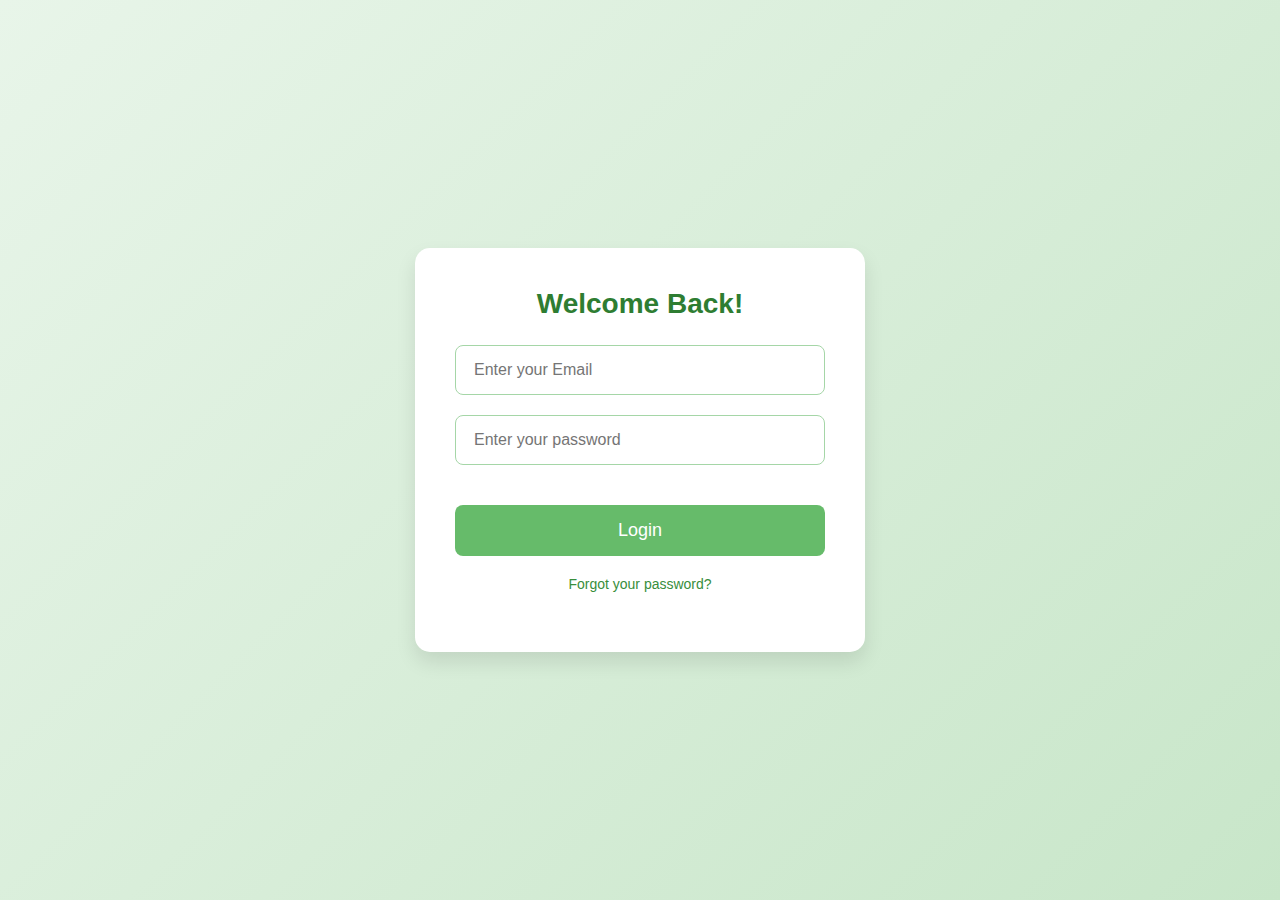
<file: login.html>
<!DOCTYPE html>
<html lang="en">
<head>
  <meta charset="UTF-8">
  <meta name="viewport" content="width=device-width, initial-scale=1.0">
  <title>Login Page</title>
  <style>
    /* Global Styles */
    * {
      margin: 0;
      padding: 0;
      box-sizing: border-box;
    }

    body {
      font-family: 'Arial', sans-serif;
      background: linear-gradient(135deg, #e8f5e9, #c8e6c9);
      display: flex;
      justify-content: center;
      align-items: center;
      min-height: 100vh;
    }

    .login-container {
      background: #ffffff;
      padding: 40px;
      border-radius: 15px;
      box-shadow: 0 10px 20px rgba(0, 0, 0, 0.1);
      width: 450px;
      text-align: center;
    }

    h2 {
      color: #2e7d32;
      margin-bottom: 25px;
      font-size: 28px;
    }

    .input-group {
      margin: 20px 0;
    }

    input[type="text"],
    input[type="password"] {
      width: 100%;
      padding: 15px 18px;
      border: 1px solid #a5d6a7;
      border-radius: 8px;
      font-size: 16px;
      transition: border-color 0.3s;
    }

    input[type="text"]:focus,
    input[type="password"]:focus {
      border-color: #66bb6a;
      outline: none;
    }

    button {
      background: #66bb6a;
      color: white;
      padding: 15px 25px;
      border: none;
      border-radius: 8px;
      cursor: pointer;
      width: 100%;
      font-size: 18px;
      margin-top: 20px;
      transition: background-color 0.3s;
    }

    button:hover {
      background: #388e3c;
    }

    .forgot-password {
      display: block;
      margin: 20px 0;
      color: #388e3c;
      text-decoration: none;
      font-size: 14px;
    }

    .forgot-password:hover {
      text-decoration: underline;
    }
  </style>
</head>
<body>
  <div class="login-container">
    <h2>Welcome Back!</h2>
    <form action="/login" method="POST">
      <div class="input-group">
        <input type="text" name="username" placeholder="Enter your Email" required>
      </div>
      <div class="input-group">
        <input type="password" name="password" placeholder="Enter your password" required>
      </div>
      <button type="submit">Login</button>
      <a href="#" class="forgot-password">Forgot your password?</a>
    </form>
  </div>
</body>
</html>
</file>
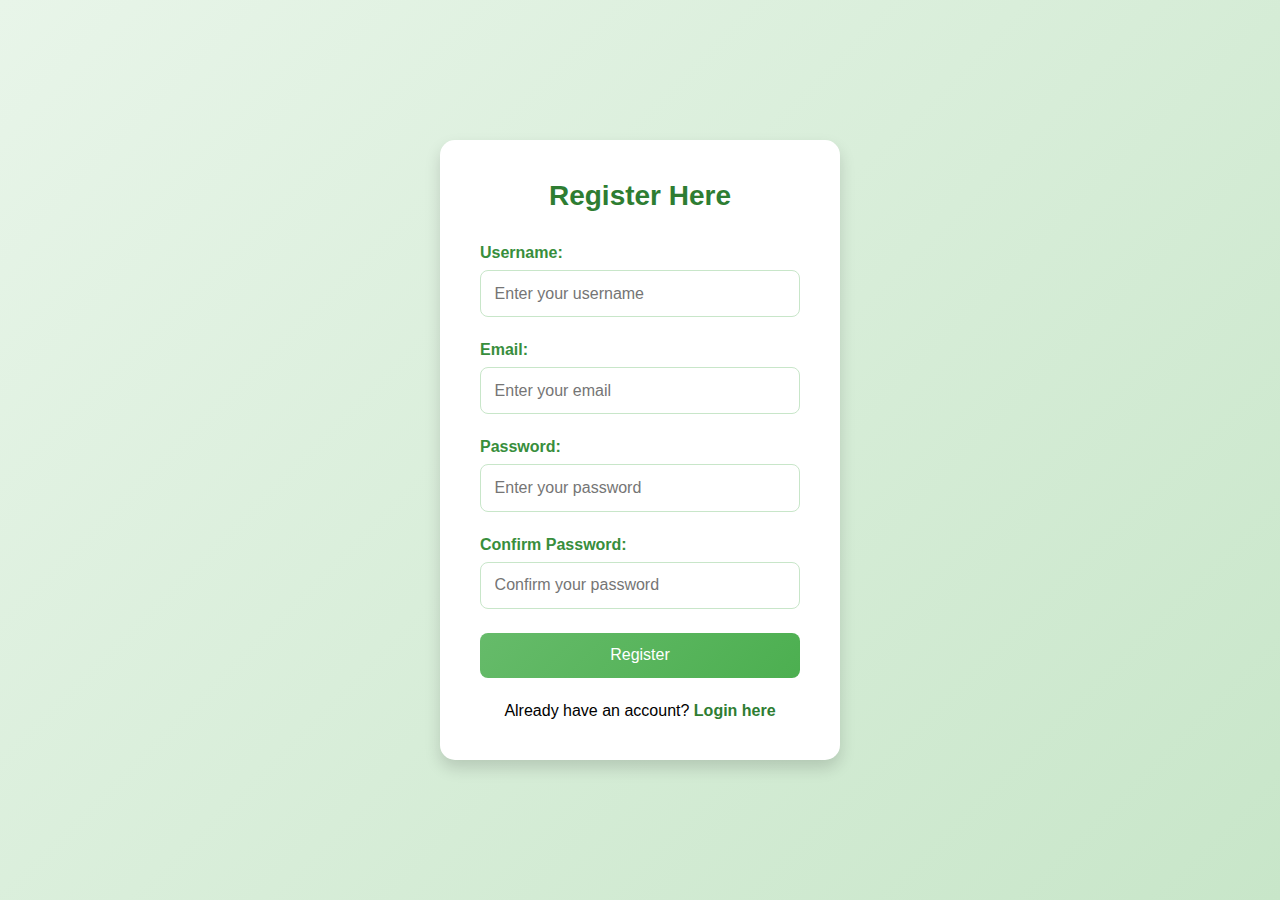
<file: reg.html>
<!DOCTYPE html>
<html lang="en">
<head>
  <meta charset="UTF-8">
  <meta name="viewport" content="width=device-width, initial-scale=1.0">
  <title>Registration Page</title>
  <style>
    * {
      box-sizing: border-box;
      margin: 0;
      padding: 0;
      font-family: 'Arial', sans-serif;
    }
    body {
      background: linear-gradient(135deg, #e8f5e9, #c8e6c9);
      display: flex;
      justify-content: center;
      align-items: center;
      min-height: 100vh;
    }
    .registration-container {
      background: #ffffff;
      padding: 2.5rem;
      border-radius: 15px;
      box-shadow: 0 8px 16px rgba(0, 0, 0, 0.15);
      width: 100%;
      max-width: 400px;
      animation: fadeIn 0.8s ease-in-out;
    }
    @keyframes fadeIn {
      from { opacity: 0; transform: translateY(-20px); }
      to { opacity: 1; transform: translateY(0); }
    }
    h2 {
      text-align: center;
      margin-bottom: 2rem;
      color: #2e7d32;
      font-size: 1.75rem;
    }
    form {
      display: flex;
      flex-direction: column;
    }
    label {
      margin-bottom: 0.5rem;
      color: #388e3c;
      font-weight: bold;
    }
    input[type="text"],
    input[type="email"],
    input[type="password"] {
      padding: 0.85rem;
      margin-bottom: 1.5rem;
      border: 1px solid #c8e6c9;
      border-radius: 8px;
      width: 100%;
      font-size: 1rem;
      transition: border-color 0.3s;
    }
    input[type="text"]:focus,
    input[type="email"]:focus,
    input[type="password"]:focus {
      border-color: #2e7d32;
      outline: none;
    }
    input[type="submit"] {
      background: linear-gradient(135deg, #66bb6a, #4caf50);
      color: white;
      border: none;
      padding: 0.85rem;
      border-radius: 8px;
      cursor: pointer;
      font-size: 1rem;
      transition: background 0.3s;
    }
    input[type="submit"]:hover {
      background: linear-gradient(135deg, #4caf50, #388e3c);
    }
    .form-footer {
      text-align: center;
      margin-top: 1.5rem;
    }
    .form-footer a {
      color: #2e7d32;
      text-decoration: none;
      font-weight: bold;
      transition: color 0.3s;
    }
    .form-footer a:hover {
      color: #1b5e20;
      text-decoration: underline;
    }
  </style>
</head>
<body>
  <div class="registration-container">
    <h2>Register Here</h2>
    <form action="/submit_registration" method="POST">
      <label for="username">Username:</label>
      <input type="text" id="username" name="username" required placeholder="Enter your username">

      <label for="email">Email:</label>
      <input type="email" id="email" name="email" required placeholder="Enter your email">

      <label for="password">Password:</label>
      <input type="password" id="password" name="password" required placeholder="Enter your password">

      <label for="confirm_password">Confirm Password:</label>
      <input type="password" id="confirm_password" name="confirm_password" required placeholder="Confirm your password">

      <input type="submit" value="Register">
    </form>
    <div class="form-footer">
      <p>Already have an account? <a href="/login">Login here</a></p>
    </div>
  </div>
</body>
</html>
</file>
